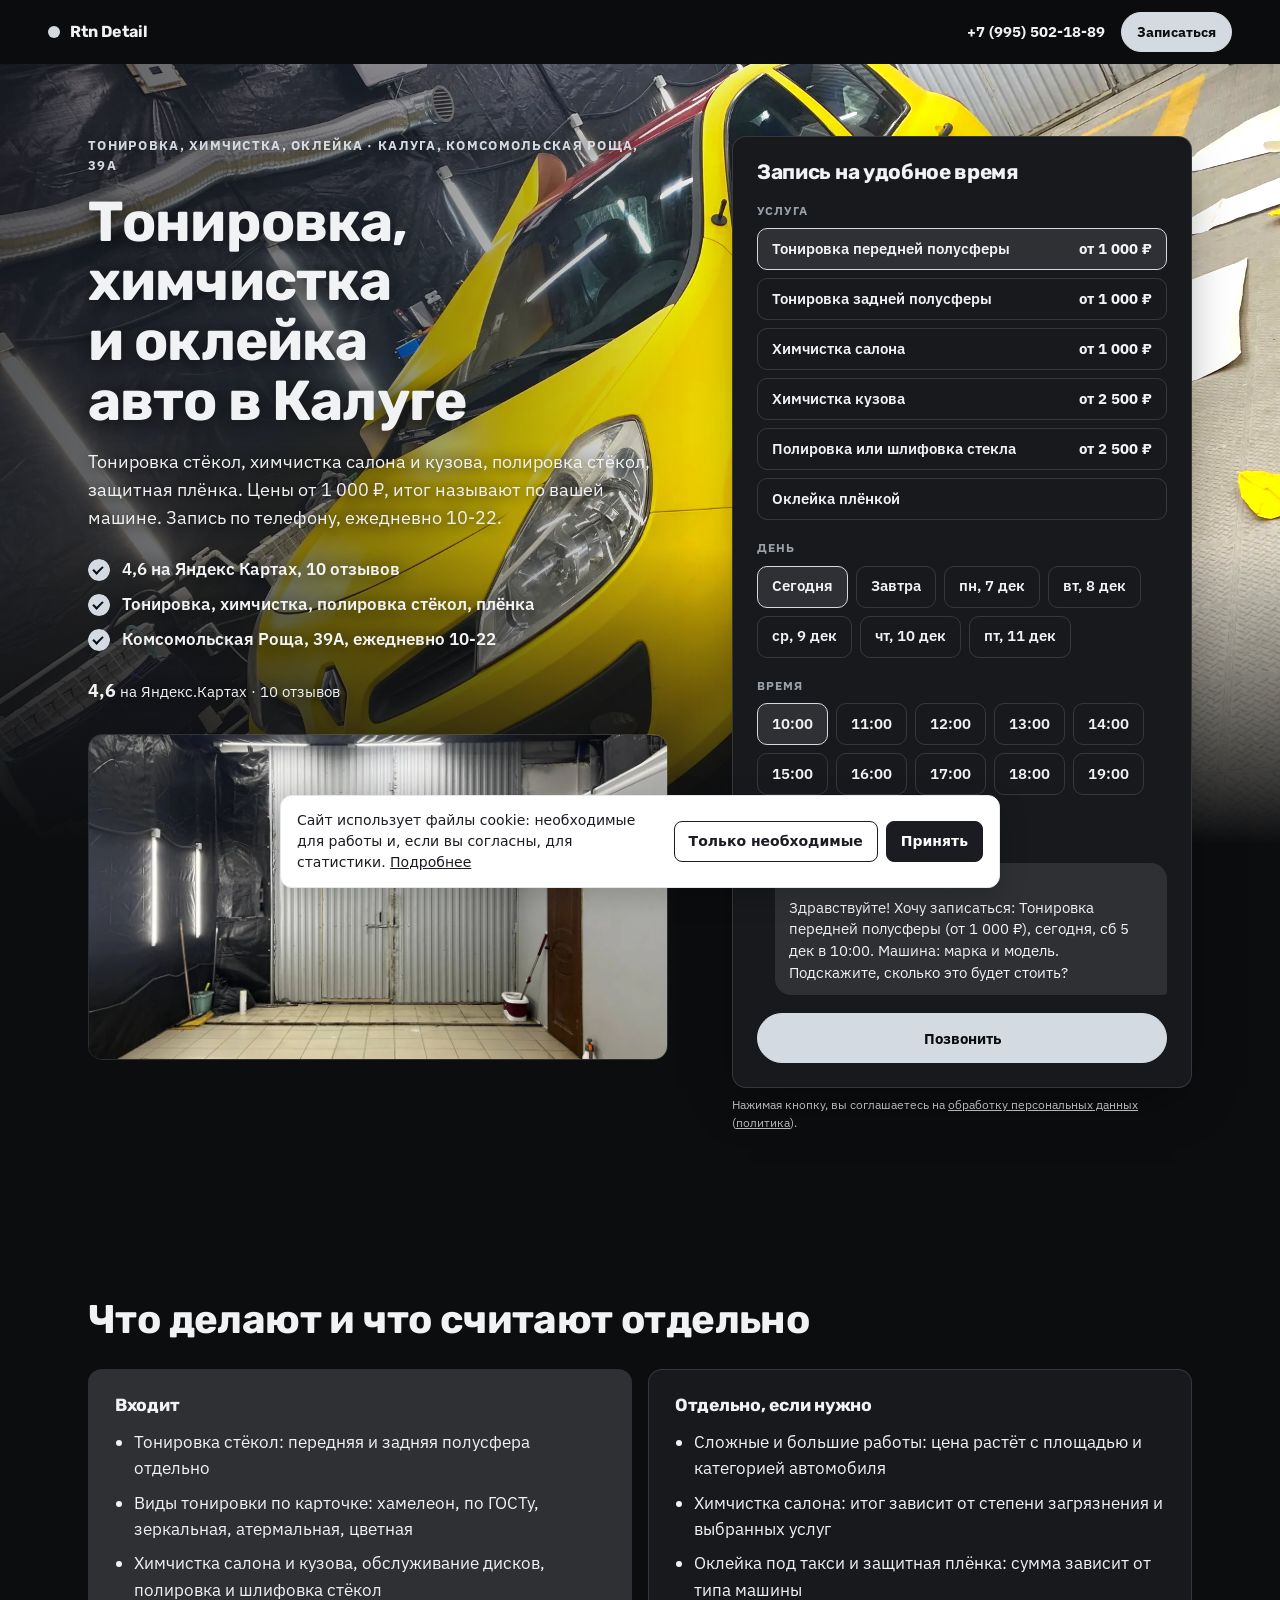
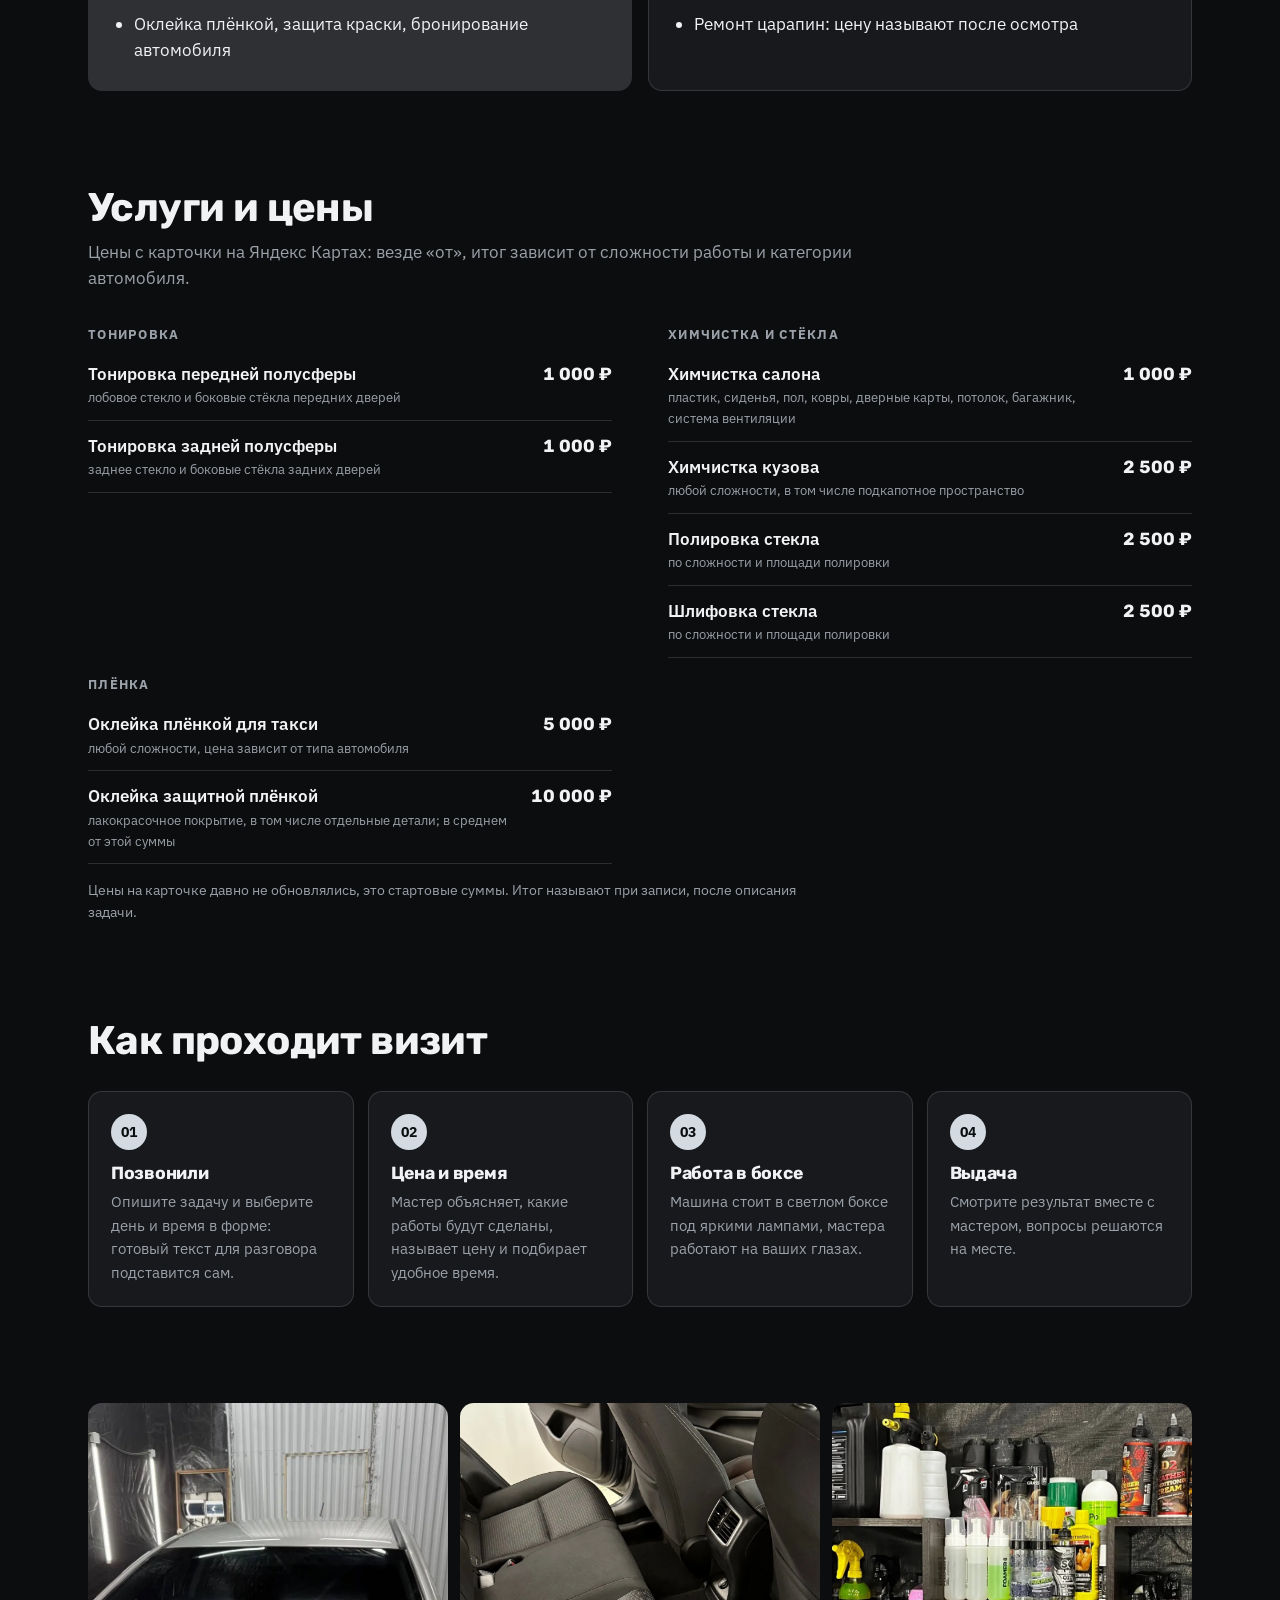
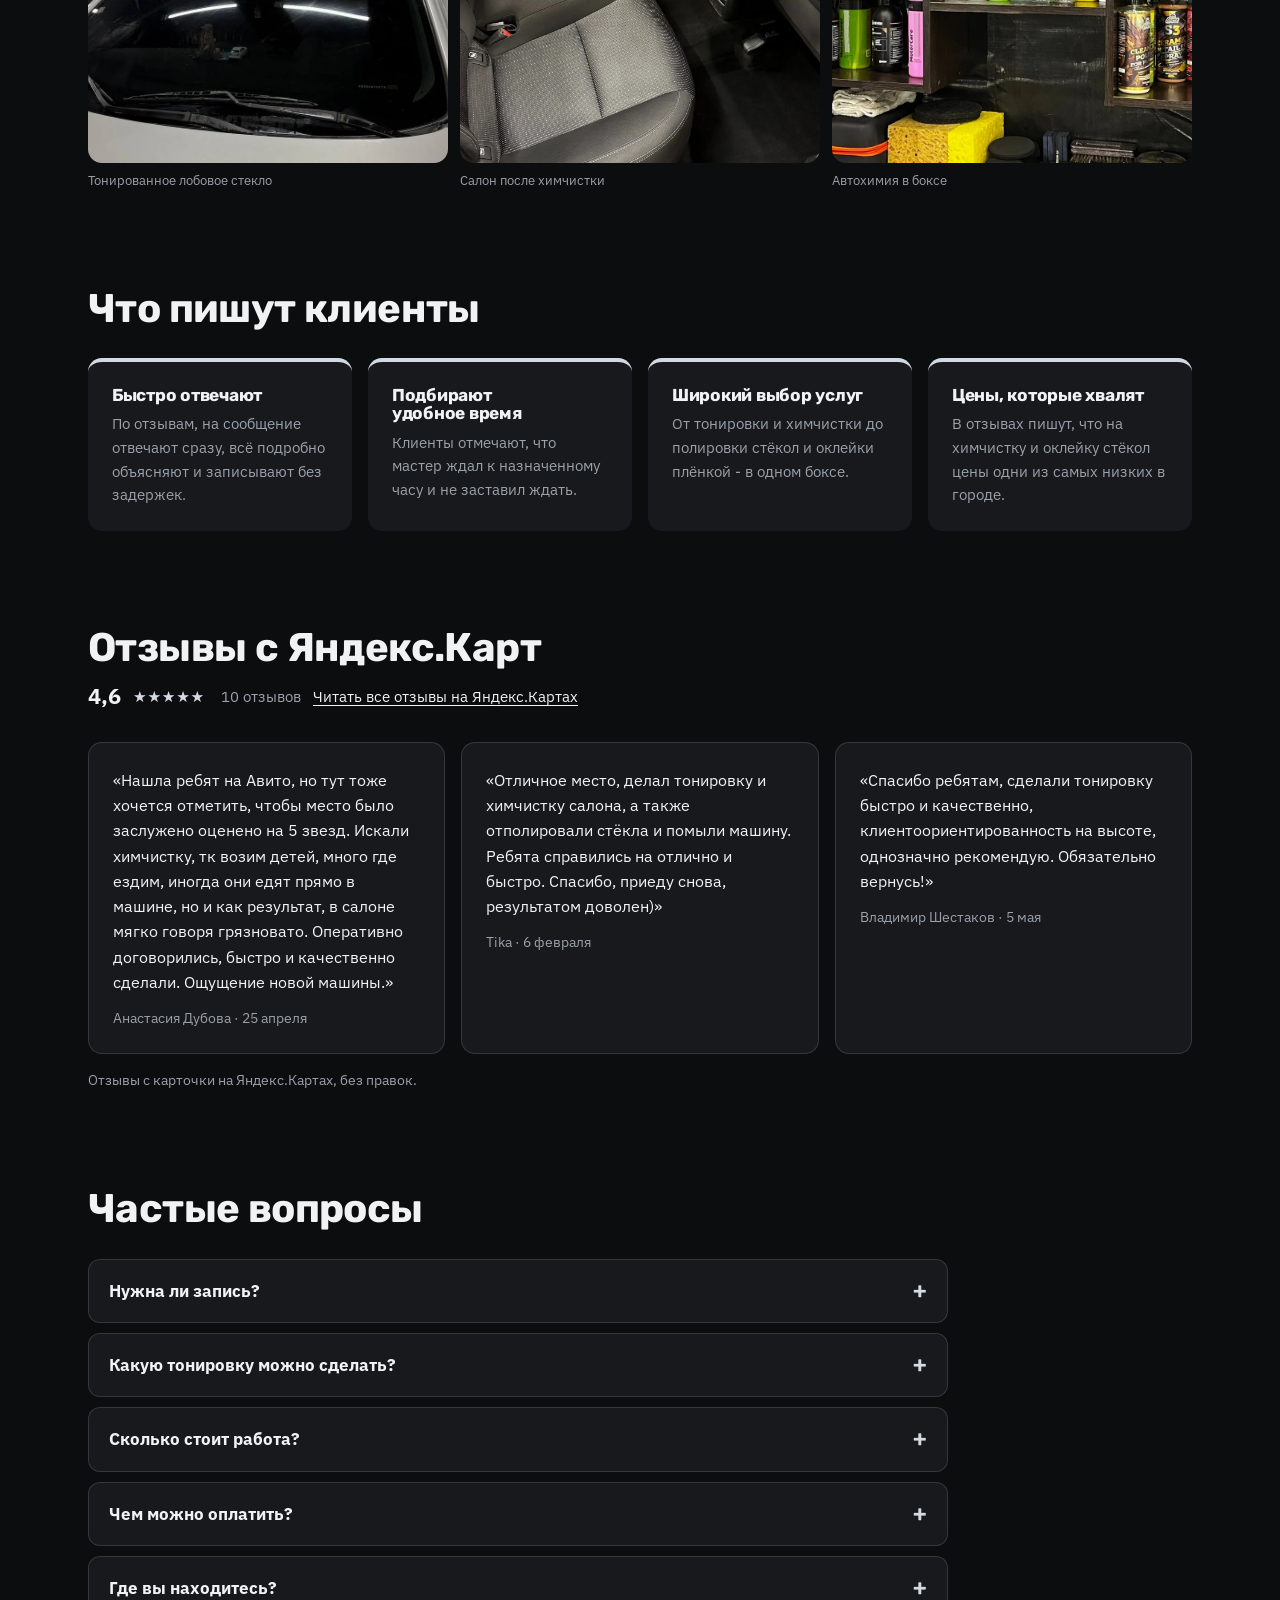
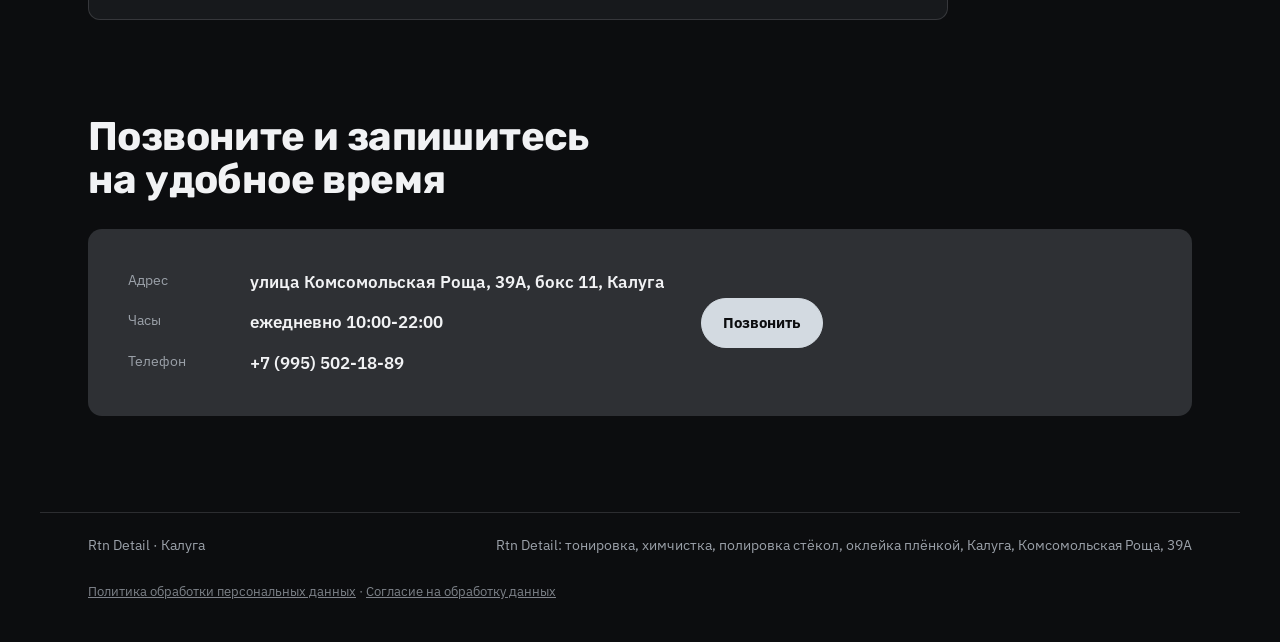
<file: index.html>
<!doctype html>
<html lang="ru">
<head>
<meta charset="utf-8">
<meta name="robots" content="noindex, nofollow" data-publish>
<meta name="viewport" content="width=device-width, initial-scale=1, viewport-fit=cover">
<title>Rtn Detail · Детейлинг</title>
<meta name="description" content="Тонировка стёкол, химчистка салона и кузова, полировка стёкол, оклейка плёнкой в Калуге, улица Комсомольская Роща, 39А. 4,6 на Яндекс Картах, 10 отзывов. Запись по телефону, ежедневно 10-22.">
<meta property="og:type" content="website">
<meta property="og:url" content="https://ajax55sv-cell.github.io/rtn-detail-kaluga/">
<meta property="og:site_name" content="Rtn Detail">
<meta property="og:title" content="Тонировка, химчистка и оклейка авто в Калуге">
<meta property="og:description" content="Тонировка стёкол, химчистка салона и кузова, полировка стёкол, оклейка плёнкой в Калуге, улица Комсомольская Роща, 39А. 4,6 на Яндекс Картах, 10 отзывов. Запись по телефону, ежедневно 10-22.">
<meta property="og:image" content="https://ajax55sv-cell.github.io/rtn-detail-kaluga/assets/og.jpg">
<link rel="preload" as="image" href="assets/hero.webp" fetchpriority="high">
<link rel="icon" href="data:image/svg+xml,%3Csvg xmlns=%27http://www.w3.org/2000/svg%27 viewBox=%270 0 32 32%27%3E%3Crect x=%276%27 y=%276%27 width=%2720%27 height=%2720%27 rx=%275%27 fill=%27%23d3dae1%27/%3E%3C/svg%3E">
<link rel="preconnect" href="https://fonts.googleapis.com">
<link rel="preconnect" href="https://fonts.gstatic.com" crossorigin>
<link href="https://fonts.googleapis.com/css2?family=Rubik:wght@600;700&family=IBM+Plex+Sans:wght@400;500;600&display=swap" rel="stylesheet">
<style>
:root { --c-canvas: #0c0d0f; --c-surface: #17191c; --c-ink: #f1f2f4; --c-ink-soft: #9ba1a9; --c-accent: #d3dae1; --c-accent-ink: #0c0d0f; --c-accent-deep: #d3dae1; --f-display: "Rubik", "Arial", system-ui, sans-serif; --f-text: "IBM Plex Sans", "Segoe UI", system-ui, sans-serif; --h1k: 1; }
</style>
<link rel="stylesheet" href="style-prod.css">
<script type="application/ld+json">{"@context":"https://schema.org","@type":"AutoRepair","name":"Rtn Detail","telephone":"+79955021889","openingHoursSpecification":[{"@type":"OpeningHoursSpecification","dayOfWeek":["Monday","Tuesday","Wednesday","Thursday","Friday","Saturday","Sunday"],"opens":"10:00","closes":"22:00"}],"address":{"@type":"PostalAddress","streetAddress":"улица Комсомольская Роща, 39А, бокс 11","addressLocality":"Калуга","addressCountry":"RU"},"aggregateRating":{"@type":"AggregateRating","ratingValue":"4.6","ratingCount":"12","reviewCount":"10"},"sameAs":["https://yandex.ru/maps/org/rtn_detail/51777350402/"]}</script>
<style>
/* legal-add */
.legal-links{margin-top:10px;font-size:13px;opacity:.8;hyphens:none}
.legal-links a{color:inherit}
.ckn{margin:8px 0 0;font-size:12px;line-height:1.45;opacity:.75;hyphens:none}
.ckn a{color:inherit;text-decoration:underline}
.ckb{position:fixed;left:12px;right:12px;bottom:12px;z-index:9999;max-width:720px;margin:0 auto;padding:14px 16px;background:#fff;color:#1b1c22;border:1px solid #e7e8ee;border-radius:12px;box-shadow:0 8px 28px rgba(0,0,0,.18);font:400 14px/1.5 system-ui,-apple-system,"Segoe UI",Arial,sans-serif;hyphens:none;display:flex;gap:12px;align-items:center;flex-wrap:wrap}
.ckb p{margin:0;flex:1 1 280px}
.ckb a{color:inherit;text-decoration:underline}
.ckb__b{display:flex;gap:8px;flex-wrap:wrap}
.ckb button{font:inherit;font-weight:600;padding:9px 14px;border-radius:8px;border:1px solid #1b1c22;background:#fff;color:#1b1c22;cursor:pointer}
.ckb button[data-v="all"]{background:#1b1c22;color:#fff}
</style>
</head>
<body class="s-prod" id="top" data-wa="" data-tg="" data-max="">
<header class="s-bar" data-s-bar>
  <a class="s-bar__brand" href="#top"><i aria-hidden="true"></i>Rtn Detail</a>
  <div class="s-bar__right">
    <a class="s-bar__tel" href="tel:+79955021889">+7 (995) 502-18-89</a>
    <a class="s-btn s-btn--sm" href="#widget">Записаться</a>
  </div>
</header>
<main>
  <section class="s-hero">
    <div class="s-hero__text">
      <p class="s-eyebrow">Тонировка, химчистка, оклейка · Калуга, Комсомольская Роща, 39А</p>
      <h1>Тонировка, химчистка и оклейка авто в Калуге</h1>
      <p class="s-lead">Тонировка стёкол, химчистка салона и кузова, полировка стёкол, защитная плёнка. Цены от 1 000 ₽, итог называют по вашей машине. Запись по телефону, ежедневно 10-22.</p>
      <ul class="s-ticks"><li>4,6 на Яндекс Картах, 10 отзывов</li><li>Тонировка, химчистка, полировка стёкол, плёнка</li><li>Комсомольская Роща, 39А, ежедневно 10-22</li></ul>
      <p class="s-rating"><b>4,6</b> на Яндекс.Картах · 10 отзывов</p>
      <figure class="s-hero__photo"><img class="" src="assets/boks.webp" alt="Светлый бокс Rtn Detail с яркими лампами и жёлтой разметкой" loading="lazy" decoding="async"></figure>
    </div>
    <div class="s-hero__widget" id="widget"><form class="s-widget" data-s-booking data-days="7" data-closed="" data-slots="10:00,11:00,12:00,13:00,14:00,15:00,16:00,17:00,18:00,19:00,20:00" data-message="Здравствуйте! Хочу записаться: {услуга}, {день} в {время}. Машина: марка и модель. Подскажите, сколько это будет стоить?" onsubmit="return false">
      <h2 class="s-widget__title">Запись на удобное время</h2>
      <fieldset><legend>Услуга</legend>
        <div class="s-chips s-chips--col"><label class="s-chip s-chip--row"><input type="radio" name="svc" value="0" data-name="Тонировка передней полусферы" data-price="1000" data-from="1" data-min="" checked><span>Тонировка передней полусферы</span><b>от 1 000 ₽</b></label><label class="s-chip s-chip--row"><input type="radio" name="svc" value="1" data-name="Тонировка задней полусферы" data-price="1000" data-from="1" data-min=""><span>Тонировка задней полусферы</span><b>от 1 000 ₽</b></label><label class="s-chip s-chip--row"><input type="radio" name="svc" value="2" data-name="Химчистка салона" data-price="1000" data-from="1" data-min=""><span>Химчистка салона</span><b>от 1 000 ₽</b></label><label class="s-chip s-chip--row"><input type="radio" name="svc" value="3" data-name="Химчистка кузова" data-price="2500" data-from="1" data-min=""><span>Химчистка кузова</span><b>от 2 500 ₽</b></label><label class="s-chip s-chip--row"><input type="radio" name="svc" value="4" data-name="Полировка или шлифовка стекла" data-price="2500" data-from="1" data-min=""><span>Полировка или шлифовка стекла</span><b>от 2 500 ₽</b></label><label class="s-chip s-chip--row"><input type="radio" name="svc" value="5" data-name="Оклейка плёнкой" data-price="" data-from="" data-min=""><span>Оклейка плёнкой</span><b></b></label></div>
      </fieldset>
      <fieldset><legend>День</legend><div class="s-chips" data-s-days></div></fieldset>
      <fieldset><legend>Время</legend><div class="s-chips" data-s-times></div></fieldset>
      <div class="s-bubble" aria-live="polite"><span class="s-bubble__label">Что сказать по телефону</span><p data-s-bubble></p></div>
      <div class="s-send">
        <a class="s-btn s-btn--wide" href="tel:+79955021889">Позвонить</a>
        
      </div>
      </form><p class="ckn">Нажимая кнопку, вы соглашаетесь на <a href="soglasie.html">обработку персональных данных</a> (<a href="politika.html">политика</a>).</p></div>
    <figure class="s-hero__bg" aria-hidden="true"><img class="" src="assets/hero.webp" alt="Светлый бокс Rtn Detail: жёлтый автомобиль в процессе оклейки плёнкой, жёлтая разметка на полу" decoding="async" fetchpriority="high"></figure>
  </section>

  <section class="s-section s-reveal">
    <header class="s-section__head"><h2>Что делают и что считают отдельно</h2></header>
    <div class="s-incl">
      <div><h3>Входит</h3><ul><li>Тонировка стёкол: передняя и задняя полусфера отдельно</li><li>Виды тонировки по карточке: хамелеон, по ГОСТу, зеркальная, атермальная, цветная</li><li>Химчистка салона и кузова, обслуживание дисков, полировка и шлифовка стёкол</li><li>Оклейка плёнкой, защита краски, бронирование автомобиля</li></ul></div>
      <div><h3>Отдельно, если нужно</h3><ul><li>Сложные и большие работы: цена растёт с площадью и категорией автомобиля</li><li>Химчистка салона: итог зависит от степени загрязнения и выбранных услуг</li><li>Оклейка под такси и защитная плёнка: сумма зависит от типа машины</li><li>Ремонт царапин: цену называют после осмотра</li></ul></div>
    </div>
  </section>

  <section class="s-section s-reveal" id="prices">
    <header class="s-section__head"><h2>Услуги и цены</h2><p>Цены с карточки на Яндекс Картах: везде «от», итог зависит от сложности работы и категории автомобиля.</p></header>
    <div class="s-board"><div class="s-board__group">
      <h3 class="s-board__title">Тонировка</h3>
      <ul class="s-board__list">
        <li class="s-board__row"><span class="s-board__name">Тонировка передней полусферы<em>лобовое стекло и боковые стёкла передних дверей</em></span><span class="s-board__dots" aria-hidden="true"></span><span class="s-board__price">1 000 ₽</span></li>
        <li class="s-board__row"><span class="s-board__name">Тонировка задней полусферы<em>заднее стекло и боковые стёкла задних дверей</em></span><span class="s-board__dots" aria-hidden="true"></span><span class="s-board__price">1 000 ₽</span></li>
      </ul>
    </div>
<div class="s-board__group">
      <h3 class="s-board__title">Химчистка и стёкла</h3>
      <ul class="s-board__list">
        <li class="s-board__row"><span class="s-board__name">Химчистка салона<em>пластик, сиденья, пол, ковры, дверные карты, потолок, багажник, система вентиляции</em></span><span class="s-board__dots" aria-hidden="true"></span><span class="s-board__price">1 000 ₽</span></li>
        <li class="s-board__row"><span class="s-board__name">Химчистка кузова<em>любой сложности, в том числе подкапотное пространство</em></span><span class="s-board__dots" aria-hidden="true"></span><span class="s-board__price">2 500 ₽</span></li>
        <li class="s-board__row"><span class="s-board__name">Полировка стекла<em>по сложности и площади полировки</em></span><span class="s-board__dots" aria-hidden="true"></span><span class="s-board__price">2 500 ₽</span></li>
        <li class="s-board__row"><span class="s-board__name">Шлифовка стекла<em>по сложности и площади полировки</em></span><span class="s-board__dots" aria-hidden="true"></span><span class="s-board__price">2 500 ₽</span></li>
      </ul>
    </div>
<div class="s-board__group">
      <h3 class="s-board__title">Плёнка</h3>
      <ul class="s-board__list">
        <li class="s-board__row"><span class="s-board__name">Оклейка плёнкой для такси<em>любой сложности, цена зависит от типа автомобиля</em></span><span class="s-board__dots" aria-hidden="true"></span><span class="s-board__price">5 000 ₽</span></li>
        <li class="s-board__row"><span class="s-board__name">Оклейка защитной плёнкой<em>лакокрасочное покрытие, в том числе отдельные детали; в среднем от этой суммы</em></span><span class="s-board__dots" aria-hidden="true"></span><span class="s-board__price">10 000 ₽</span></li>
      </ul>
    </div></div>
    <p class="s-note">Цены на карточке давно не обновлялись, это стартовые суммы. Итог называют при записи, после описания задачи.</p>
  </section>

  <section class="s-section s-reveal">
    <header class="s-section__head"><h2>Как проходит визит</h2></header>
    <ol class="s-steps">
      <li class="s-steps__item"><span class="s-steps__n">01</span><h3>Позвонили</h3><p>Опишите задачу и выберите день и время в форме: готовый текст для разговора подставится сам.</p></li>
      <li class="s-steps__item"><span class="s-steps__n">02</span><h3>Цена и время</h3><p>Мастер объясняет, какие работы будут сделаны, называет цену и подбирает удобное время.</p></li>
      <li class="s-steps__item"><span class="s-steps__n">03</span><h3>Работа в боксе</h3><p>Машина стоит в светлом боксе под яркими лампами, мастера работают на ваших глазах.</p></li>
      <li class="s-steps__item"><span class="s-steps__n">04</span><h3>Выдача</h3><p>Смотрите результат вместе с мастером, вопросы решаются на месте.</p></li>
    </ol>
  </section>

  <section class="s-photos s-reveal" aria-label="Фото"><figure><img class="" src="assets/tonirovka.webp" alt="Серебристый седан с тонированным лобовым стеклом в боксе" loading="lazy" decoding="async"><figcaption>Тонированное лобовое стекло</figcaption></figure><figure><img class="" src="assets/salon.webp" alt="Чистый салон: заднее сиденье и коврики после химчистки" loading="lazy" decoding="async"><figcaption>Салон после химчистки</figcaption></figure><figure><img class="" src="assets/himiya.webp" alt="Полки с автохимией и средствами для детейлинга в боксе" loading="lazy" decoding="async"><figcaption>Автохимия в боксе</figcaption></figure></section>

  <section class="s-section s-reveal">
    <header class="s-section__head"><h2>Что пишут клиенты</h2></header>
    <ul class="s-promises">
      <li><h3>Быстро отвечают</h3><p>По отзывам, на сообщение отвечают сразу, всё подробно объясняют и записывают без задержек.</p></li>
      <li><h3>Подбирают удобное время</h3><p>Клиенты отмечают, что мастер ждал к назначенному часу и не заставил ждать.</p></li>
      <li><h3>Широкий выбор услуг</h3><p>От тонировки и химчистки до полировки стёкол и оклейки плёнкой - в одном боксе.</p></li>
      <li><h3>Цены, которые хвалят</h3><p>В отзывах пишут, что на химчистку и оклейку стёкол цены одни из самых низких в городе.</p></li>
    </ul>
  </section>

  <section class="s-section s-reveal">
    <header class="s-section__head s-section__head--reviews"><h2>Отзывы с Яндекс.Карт</h2><p class="s-reviews__rating"><span class="s-reviews__num">4,6</span><span class="s-reviews__stars" style="--r: 4.6" aria-label="рейтинг 4,6 из 5"></span><span class="s-reviews__count">10 отзывов</span><a class="s-reviews__all" href="https://yandex.ru/maps/org/rtn_detail/51777350402/" target="_blank" rel="noopener">Читать все отзывы на Яндекс.Картах</a></p></header>
    <ul class="s-reviews">
      <li><blockquote>«Нашла ребят на Авито, но тут тоже хочется отметить, чтобы место было заслужено оценено на 5 звезд. Искали химчистку, тк возим детей, много где ездим, иногда они едят прямо в машине, но и как результат, в салоне мягко говоря грязновато. Оперативно договорились, быстро и качественно сделали. Ощущение новой машины.»</blockquote><p class="s-reviews__who">Анастасия Дубова · 25 апреля</p></li>
      <li><blockquote>«Отличное место, делал тонировку и химчистку салона, а также отполировали стёкла и помыли машину. Ребята справились на отлично и быстро. Спасибо, приеду снова, результатом доволен)»</blockquote><p class="s-reviews__who">Tika · 6 февраля</p></li>
      <li><blockquote>«Спасибо ребятам, сделали тонировку быстро и качественно, клиентоориентированность на высоте, однозначно рекомендую. Обязательно вернусь!»</blockquote><p class="s-reviews__who">Владимир Шестаков · 5 мая</p></li>
    </ul>
    <p class="s-note">Отзывы с карточки на Яндекс.Картах, без правок.</p>
  </section>

  <section class="s-section s-reveal">
    <header class="s-section__head"><h2>Частые вопросы</h2></header>
    <div class="s-faq"><details><summary>Нужна ли запись?</summary><p>На карточке отмечена предварительная запись. По отзывам, на сообщение отвечают быстро и подбирают удобное время.</p></details><details><summary>Какую тонировку можно сделать?</summary><p>По карточке: хамелеон, по ГОСТу, зеркальная, атермальная и цветная. Какая подойдёт именно вам, подскажет мастер при записи.</p></details><details><summary>Сколько стоит работа?</summary><p>На карточке все цены стоят с пометкой «от»: тонировка полусферы и химчистка салона от 1 000 ₽, полировка стекла и химчистка кузова от 2 500 ₽. Итог зависит от сложности и категории автомобиля.</p></details><details><summary>Чем можно оплатить?</summary><p>На карточке указаны: наличные, банковская карта, перевод, СБП, безналичная оплата.</p></details><details><summary>Где вы находитесь?</summary><p>Улица Комсомольская Роща, 39А, бокс 11, Калуга. На карточке отмечена парковка.</p></details></div>
  </section>

  <section class="s-section s-final s-reveal" id="contacts">
    <header class="s-section__head"><h2>Позвоните и запишитесь на удобное время</h2></header>
    <div class="s-contacts">
      <dl>
        <div><dt>Адрес</dt><dd>улица Комсомольская Роща, 39А, бокс 11, Калуга</dd></div>
        <div><dt>Часы</dt><dd>ежедневно 10:00-22:00</dd></div>
        <div><dt>Телефон</dt><dd><a href="tel:+79955021889">+7 (995) 502-18-89</a></dd></div>
      </dl>
      <div class="s-contacts__actions">
        <a class="s-btn" href="tel:+79955021889">Позвонить</a>
        
      </div>
    </div>
  </section>
</main>
<footer class="s-foot"><p>Rtn Detail · Калуга</p><p>Rtn Detail: тонировка, химчистка, полировка стёкол, оклейка плёнкой, Калуга, Комсомольская Роща, 39А</p><p class="legal-links"><a href="politika.html">Политика обработки персональных данных</a> · <a href="soglasie.html">Согласие на обработку данных</a></p></footer>
<nav class="s-dock" aria-label="Быстрая связь"><a class="s-btn" href="#widget">Записаться</a><a class="s-btn s-btn--ghost" href="tel:+79955021889">Позвонить</a></nav>
<script src="style.js" defer></script>
<script>
(function(){var K='cookie-choice';try{if(localStorage.getItem(K))return}catch(e){}
var b=document.createElement('div');b.className='ckb';b.setAttribute('role','dialog');b.setAttribute('aria-label','Файлы cookie');
b.innerHTML='<p>Сайт использует файлы cookie: необходимые для работы и, если вы согласны, для статистики. <a href="politika.html">Подробнее</a></p><div class="ckb__b"><button type="button" data-v="necessary">Только необходимые</button><button type="button" data-v="all">Принять</button></div>';
b.addEventListener('click',function(e){var v=e.target.getAttribute&&e.target.getAttribute('data-v');if(!v)return;try{localStorage.setItem(K,v)}catch(x){}try{document.dispatchEvent(new CustomEvent('cookie-choice',{detail:v}))}catch(x){}b.remove()});
document.body.appendChild(b)})();
</script>
<!-- legal-add -->
</body>
</html>
</file>
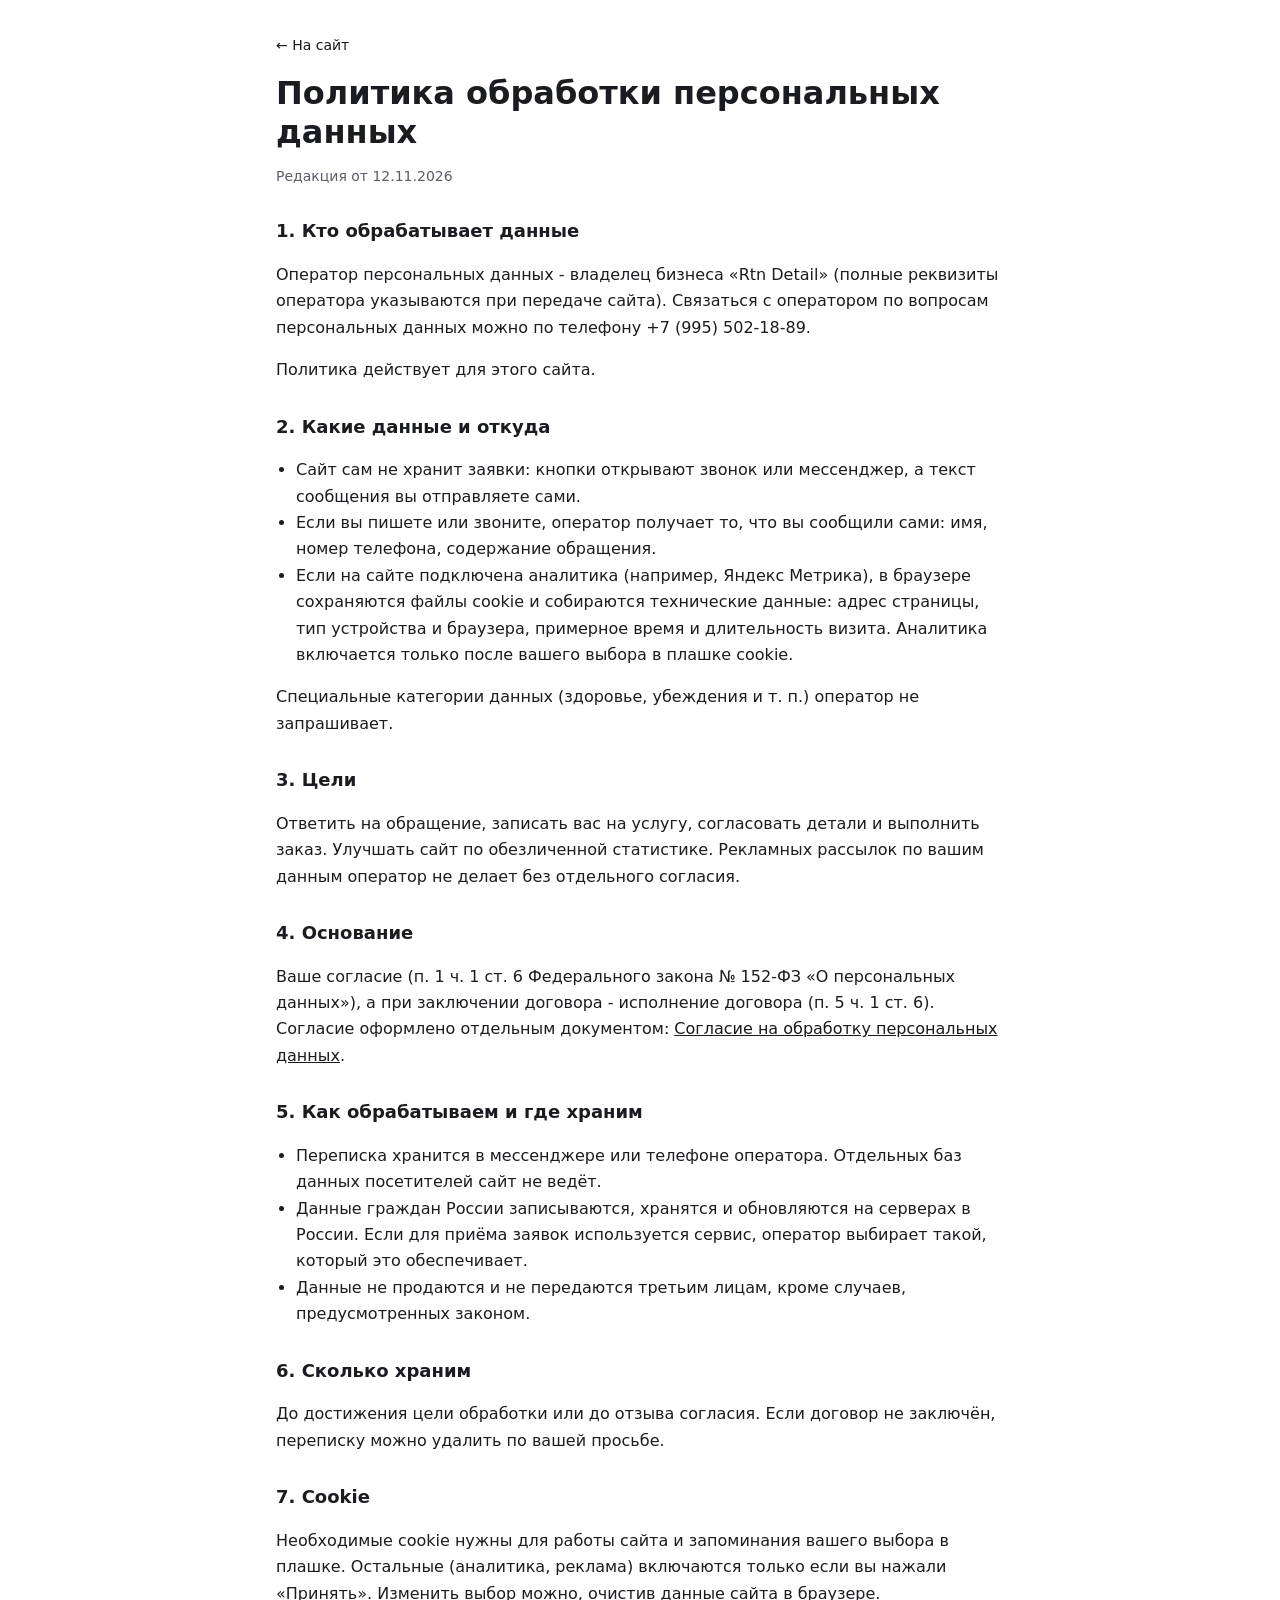
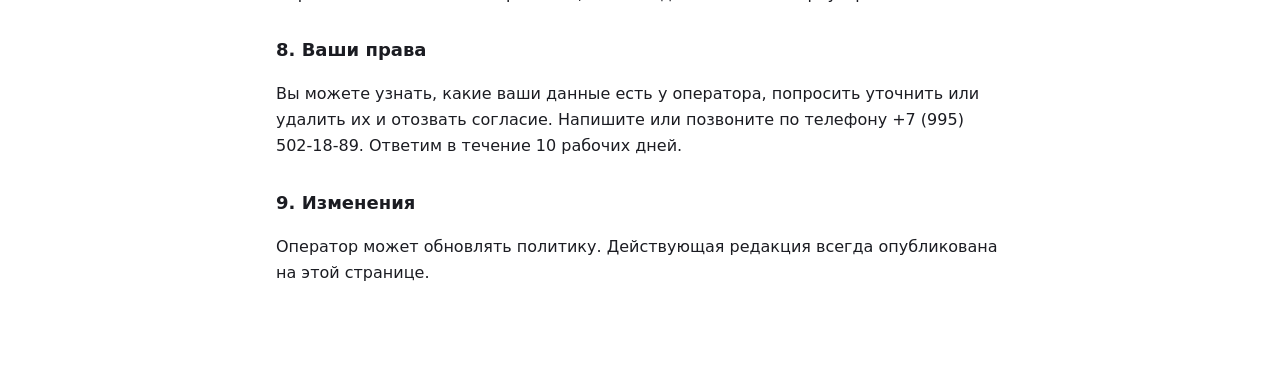
<file: politika.html>
<!doctype html>
<html lang="ru">
<head>
<meta charset="utf-8">
<meta name="viewport" content="width=device-width, initial-scale=1">
<title>Политика обработки персональных данных - Rtn Detail</title>
<style>:root{--accent:#1a1a1a;--ink:#1b1c22;--ink-2:#5b5d68;--line:#e7e8ee}
*{box-sizing:border-box}
html,body,h1,h2,p,li{hyphens:none;-webkit-hyphens:none}
body{margin:0;background:#fff;color:var(--ink);font:400 16px/1.65 system-ui,-apple-system,"Segoe UI",Arial,sans-serif}
main{max-width:760px;margin:0 auto;padding:32px 16px 64px}
a{color:var(--accent)}
h1{font-size:clamp(24px,4vw,32px);line-height:1.2;margin:16px 0 6px}
h2{font-size:18px;margin:28px 0 8px}
.muted{color:var(--ink-2);font-size:14px}
.back{font-size:14px;text-decoration:none}
ul{padding-left:20px}</style>
</head>
<body>
<main>
<a class="back" href="./">← На сайт</a>
<h1>Политика обработки персональных данных</h1>
<p class="muted">Редакция от 12.11.2026</p>

<h2>1. Кто обрабатывает данные</h2>
<p>Оператор персональных данных - владелец бизнеса «Rtn Detail» (полные реквизиты оператора указываются при передаче сайта). Связаться с оператором по вопросам персональных данных можно по телефону +7 (995) 502-18-89.</p>
<p>Политика действует для этого сайта.</p>

<h2>2. Какие данные и откуда</h2>
<ul>
<li>Сайт сам не хранит заявки: кнопки открывают звонок или мессенджер, а текст сообщения вы отправляете сами.</li>
<li>Если вы пишете или звоните, оператор получает то, что вы сообщили сами: имя, номер телефона, содержание обращения.</li>
<li>Если на сайте подключена аналитика (например, Яндекс Метрика), в браузере сохраняются файлы cookie и собираются технические данные: адрес страницы, тип устройства и браузера, примерное время и длительность визита. Аналитика включается только после вашего выбора в плашке cookie.</li>
</ul>
<p>Специальные категории данных (здоровье, убеждения и т. п.) оператор не запрашивает.</p>

<h2>3. Цели</h2>
<p>Ответить на обращение, записать вас на услугу, согласовать детали и выполнить заказ. Улучшать сайт по обезличенной статистике. Рекламных рассылок по вашим данным оператор не делает без отдельного согласия.</p>

<h2>4. Основание</h2>
<p>Ваше согласие (п. 1 ч. 1 ст. 6 Федерального закона № 152-ФЗ «О персональных данных»), а при заключении договора - исполнение договора (п. 5 ч. 1 ст. 6). Согласие оформлено отдельным документом: <a href="soglasie.html">Согласие на обработку персональных данных</a>.</p>

<h2>5. Как обрабатываем и где храним</h2>
<ul>
<li>Переписка хранится в мессенджере или телефоне оператора. Отдельных баз данных посетителей сайт не ведёт.</li>
<li>Данные граждан России записываются, хранятся и обновляются на серверах в России. Если для приёма заявок используется сервис, оператор выбирает такой, который это обеспечивает.</li>
<li>Данные не продаются и не передаются третьим лицам, кроме случаев, предусмотренных законом.</li>
</ul>

<h2>6. Сколько храним</h2>
<p>До достижения цели обработки или до отзыва согласия. Если договор не заключён, переписку можно удалить по вашей просьбе.</p>

<h2>7. Cookie</h2>
<p>Необходимые cookie нужны для работы сайта и запоминания вашего выбора в плашке. Остальные (аналитика, реклама) включаются только если вы нажали «Принять». Изменить выбор можно, очистив данные сайта в браузере.</p>

<h2>8. Ваши права</h2>
<p>Вы можете узнать, какие ваши данные есть у оператора, попросить уточнить или удалить их и отозвать согласие. Напишите или позвоните по телефону +7 (995) 502-18-89. Ответим в течение 10 рабочих дней.</p>

<h2>9. Изменения</h2>
<p>Оператор может обновлять политику. Действующая редакция всегда опубликована на этой странице.</p>

</main>
</body>
</html>
</file>
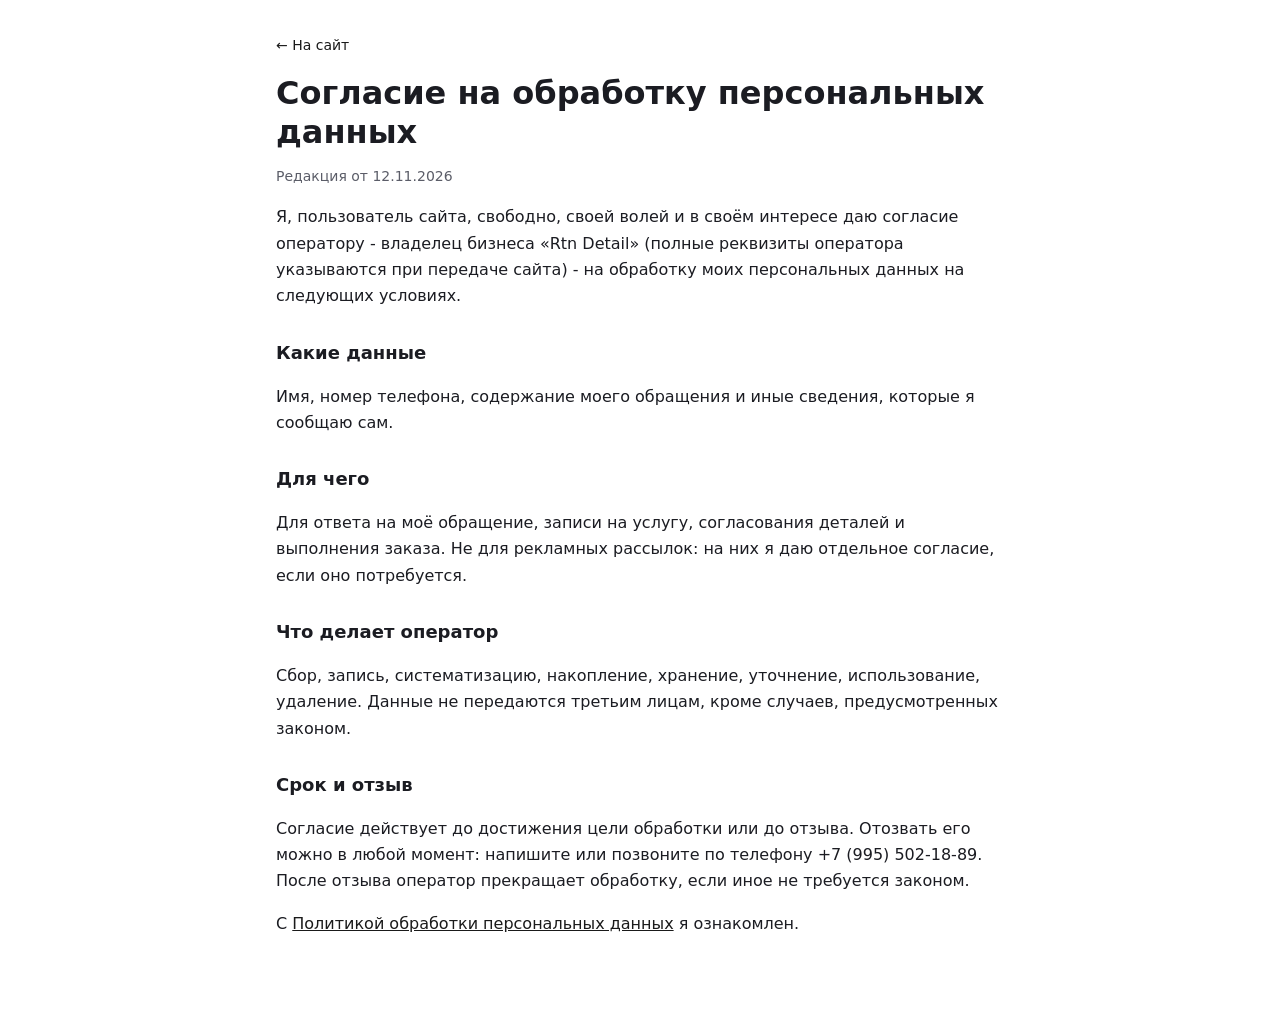
<file: soglasie.html>
<!doctype html>
<html lang="ru">
<head>
<meta charset="utf-8">
<meta name="viewport" content="width=device-width, initial-scale=1">
<title>Согласие на обработку персональных данных - Rtn Detail</title>
<style>:root{--accent:#1a1a1a;--ink:#1b1c22;--ink-2:#5b5d68;--line:#e7e8ee}
*{box-sizing:border-box}
html,body,h1,h2,p,li{hyphens:none;-webkit-hyphens:none}
body{margin:0;background:#fff;color:var(--ink);font:400 16px/1.65 system-ui,-apple-system,"Segoe UI",Arial,sans-serif}
main{max-width:760px;margin:0 auto;padding:32px 16px 64px}
a{color:var(--accent)}
h1{font-size:clamp(24px,4vw,32px);line-height:1.2;margin:16px 0 6px}
h2{font-size:18px;margin:28px 0 8px}
.muted{color:var(--ink-2);font-size:14px}
.back{font-size:14px;text-decoration:none}
ul{padding-left:20px}</style>
</head>
<body>
<main>
<a class="back" href="./">← На сайт</a>
<h1>Согласие на обработку персональных данных</h1>
<p class="muted">Редакция от 12.11.2026</p>

<p>Я, пользователь сайта, свободно, своей волей и в своём интересе даю согласие оператору - владелец бизнеса «Rtn Detail» (полные реквизиты оператора указываются при передаче сайта) - на обработку моих персональных данных на следующих условиях.</p>

<h2>Какие данные</h2>
<p>Имя, номер телефона, содержание моего обращения и иные сведения, которые я сообщаю сам.</p>

<h2>Для чего</h2>
<p>Для ответа на моё обращение, записи на услугу, согласования деталей и выполнения заказа. Не для рекламных рассылок: на них я даю отдельное согласие, если оно потребуется.</p>

<h2>Что делает оператор</h2>
<p>Сбор, запись, систематизацию, накопление, хранение, уточнение, использование, удаление. Данные не передаются третьим лицам, кроме случаев, предусмотренных законом.</p>

<h2>Срок и отзыв</h2>
<p>Согласие действует до достижения цели обработки или до отзыва. Отозвать его можно в любой момент: напишите или позвоните по телефону +7 (995) 502-18-89. После отзыва оператор прекращает обработку, если иное не требуется законом.</p>

<p>С <a href="politika.html">Политикой обработки персональных данных</a> я ознакомлен.</p>

</main>
</body>
</html>
</file>
<file: style-prod.css>
/* Стиль «Продающий»: лендинг под заявки. Главная деталь – калькулятор или онлайн-запись на первом экране
   и живое «сообщение-превью», которое уходит владельцу в мессенджер. Цвета и шрифты – из палитры ниши. */
*, *::before, *::after { box-sizing: border-box; }
:root {
  --hair: color-mix(in srgb, var(--c-ink) 14%, transparent);
  --tint: color-mix(in srgb, var(--c-accent) 12%, var(--c-surface));
  --wrap: 1200px; --gut: clamp(16px, 4vw, 48px);
  --r: 14px;
  --shadow: 0 18px 50px -18px color-mix(in srgb, #000 55%, transparent);
}
html { scroll-behavior: smooth; -webkit-text-size-adjust: 100%; overflow-x: clip; }
body { margin: 0; background: var(--c-canvas); color: var(--c-ink); font: 400 17px/1.55 var(--f-text); -webkit-font-smoothing: antialiased; }
img { display: block; max-width: 100%; }
a { color: inherit; }
h1, h2, h3 { font-family: var(--f-display); font-weight: 700; line-height: 1.06; margin: 0; letter-spacing: -.015em; text-wrap: balance; }
p { margin: 0; }
fieldset { border: 0; margin: 0; padding: 0; min-width: 0; }
:focus-visible { outline: 2px solid var(--c-accent); outline-offset: 3px; border-radius: 4px; }

.s-btn { display: inline-flex; align-items: center; justify-content: center; min-height: 50px; padding: 0 1.4em; border-radius: 999px;
  background: var(--c-accent); color: var(--c-accent-ink); font: 700 .95rem/1.1 var(--f-text); text-decoration: none; border: 1px solid var(--c-accent);
  text-align: center; transition: filter .2s ease, transform .2s ease; cursor: pointer; }
.s-btn:hover { filter: brightness(1.07); }
.s-btn:active { transform: translateY(1px); }
.s-btn--sm { min-height: 40px; padding: 0 1.1em; font-size: .85rem; }
.s-btn--ghost { background: transparent; color: var(--c-ink); border-color: var(--hair); font-weight: 600; }
.s-btn--wide { flex: 1; }

/* шапка */
.s-bar { position: sticky; top: 0; z-index: 30; display: flex; align-items: center; justify-content: space-between; gap: 16px;
  padding: 10px var(--gut); background: color-mix(in srgb, var(--c-canvas) 88%, transparent); -webkit-backdrop-filter: blur(10px); backdrop-filter: blur(10px); }
.s-bar.is-scrolled { box-shadow: 0 1px 0 var(--hair); }
.s-bar__brand { font: 700 1rem/1 var(--f-display); text-decoration: none; display: inline-flex; align-items: center; gap: .6em; min-height: 44px; white-space: nowrap; min-width: 0; }
.s-bar__brand i { width: .75em; height: .75em; border-radius: 50%; background: var(--c-accent); }
.s-bar__right { display: flex; align-items: center; gap: 16px; }
.s-bar__tel { text-decoration: none; font-weight: 700; font-size: .95rem; font-variant-numeric: tabular-nums; }

main { max-width: var(--wrap); margin: 0 auto; padding: 0 var(--gut); }

/* первый экран: текст слева, виджет справа, фото ниши – приглушённым фоном */
.s-hero { position: relative; display: grid; grid-template-columns: minmax(0, 1fr) minmax(0, 460px); gap: clamp(28px, 5vw, 64px); align-items: start;
  padding: clamp(32px, 6vw, 72px) 0 clamp(40px, 6vw, 72px); isolation: isolate; }
.s-hero__bg { position: absolute; z-index: -1; margin: 0; top: 0; left: calc(50% - 50vw); width: 100vw; height: min(78%, 620px); overflow: hidden; }
.s-hero__bg img { width: 100%; height: 100%; object-fit: cover; opacity: .3; filter: saturate(.85); }
.s-hero__bg::after { content: ""; position: absolute; inset: 0; background: linear-gradient(180deg, color-mix(in srgb, var(--c-canvas) 40%, transparent), var(--c-canvas) 96%); }
/* фото бизнеса крупно в левой колонке: владелец узнаёт своё место с первого экрана */
.s-hero__photo { margin: 30px 0 0; }
.s-hero__photo img { width: 100%; aspect-ratio: 16 / 9; object-fit: cover; border-radius: var(--r); border: 1px solid var(--hair); }
.s-hero__photo figcaption { margin-top: 8px; font-size: .84rem; color: var(--c-ink-soft); }
.s-eyebrow { display: inline-block; font-size: .8rem; font-weight: 700; letter-spacing: .1em; text-transform: uppercase; color: var(--c-accent-deep, var(--c-accent)); margin-bottom: 16px; }
.s-hero h1 { font-size: calc(clamp(2.1rem, 4.4vw, 3.7rem) * var(--h1k, 1)); overflow-wrap: normal; hyphens: none; }
.s-lead { margin-top: 18px; font-size: 1.12rem; color: var(--c-ink-soft); max-width: 32em; }
.s-ticks { list-style: none; margin: 26px 0 0; padding: 0; display: grid; gap: 12px; }
.s-ticks li { position: relative; padding-left: 34px; font-weight: 600; line-height: 1.35; }
.s-ticks li::before { content: ""; position: absolute; left: 0; top: .1em; width: 22px; height: 22px; border-radius: 50%; background: var(--c-accent);
  -webkit-mask: radial-gradient(circle, #000 0 100%); }
.s-ticks li::after { content: ""; position: absolute; left: 7px; top: calc(.1em + 5px); width: 6px; height: 10px; border: solid var(--c-accent-ink); border-width: 0 2px 2px 0; transform: rotate(45deg); }
.s-rating { margin-top: 26px; font-size: .92rem; color: var(--c-ink-soft); }
.s-rating b { color: var(--c-ink); font-size: 1.1rem; }

/* виджет */
.s-hero__widget { position: sticky; top: 76px; }
.s-widget { background: var(--c-surface); border-radius: var(--r); padding: 24px; box-shadow: var(--shadow); display: grid; gap: 18px; border: 1px solid var(--hair); }
.s-widget__title { font-size: 1.3rem; }
.s-widget legend, .s-range label { font-size: .78rem; font-weight: 700; letter-spacing: .08em; text-transform: uppercase; color: var(--c-ink-soft); margin-bottom: 8px; padding: 0; }
.s-chips { display: flex; flex-wrap: wrap; gap: 8px; }
.s-chips--col { flex-direction: column; flex-wrap: nowrap; }
.s-chip { position: relative; display: inline-flex; align-items: center; gap: 10px; min-height: 42px; padding: 8px 14px; border-radius: 10px; border: 1px solid var(--hair);
  cursor: pointer; font-size: .92rem; font-weight: 600; transition: border-color .15s ease, background-color .15s ease; }
.s-chip--row { justify-content: space-between; }
.s-chip--row b { font-weight: 700; white-space: nowrap; font-variant-numeric: tabular-nums; }
.s-chip--row b small { font-weight: 500; color: var(--c-ink-soft); }
.s-chip__p { font-weight: 500; font-size: .8rem; color: var(--c-ink-soft); white-space: nowrap; }
.s-chip input { position: absolute; opacity: 0; pointer-events: none; }
.s-chip:has(input:checked) { border-color: var(--c-accent); background: var(--tint); }
.s-chip:has(input:focus-visible) { outline: 2px solid var(--c-accent); outline-offset: 2px; }
.s-chip[aria-disabled="true"] { opacity: .4; cursor: default; }
.s-check { display: flex; align-items: center; gap: 10px; font-weight: 600; font-size: .92rem; cursor: pointer; }
.s-check input { width: 20px; height: 20px; accent-color: var(--c-accent); }
.s-check b { margin-left: auto; font-variant-numeric: tabular-nums; }
.s-range { display: grid; gap: 6px; }
.s-range label { display: flex; justify-content: space-between; margin: 0; }
.s-range label b { color: var(--c-ink); font-size: 1rem; font-weight: 700; letter-spacing: 0; text-transform: none; font-variant-numeric: tabular-nums; }
.s-range input { width: 100%; accent-color: var(--c-accent); height: 28px; }
.s-total { display: flex; align-items: baseline; justify-content: space-between; gap: 12px; padding-top: 14px; border-top: 1px solid var(--hair); }
.s-total span { color: var(--c-ink-soft); font-weight: 600; }
.s-total b { font: 700 1.9rem/1 var(--f-display); font-variant-numeric: tabular-nums; color: var(--c-accent); }

/* сообщение-превью: пузырь чата */
.s-bubble { position: relative; background: var(--tint); border-radius: 16px 16px 4px 16px; padding: 12px 14px; margin-left: 18px; }
.s-bubble__label { display: block; font-size: .72rem; font-weight: 700; letter-spacing: .08em; text-transform: uppercase; color: var(--c-ink-soft); margin-bottom: 4px; }
.s-bubble p { font-size: .93rem; line-height: 1.45; }
.s-send { display: flex; gap: 8px; }
.s-send__note { font-size: .82rem; color: var(--c-accent-deep, var(--c-accent)); }
.s-demo { font-size: .78rem; color: var(--c-ink-soft); }

/* секции */
.s-section { padding: clamp(56px, 8vw, 96px) 0 0; }
.s-section__head { display: grid; gap: 10px; margin-bottom: 28px; max-width: 46em; }
.s-section__head h2 { font-size: clamp(1.7rem, 3.2vw, 2.5rem); }
.s-section__head p { color: var(--c-ink-soft); }
.s-note { margin-top: 16px; font-size: .88rem; color: var(--c-ink-soft); max-width: 52em; }

.s-incl { display: grid; grid-template-columns: 1fr 1fr; gap: 16px; }
.s-incl > div { background: var(--c-surface); border-radius: var(--r); padding: 26px; border: 1px solid var(--hair); }
.s-incl > div:first-child { background: var(--tint); border-color: transparent; }
.s-incl h3 { font-size: 1.1rem; margin-bottom: 14px; }
.s-incl ul { margin: 0; padding-left: 1.1em; display: grid; gap: 8px; }

.s-board { display: grid; grid-template-columns: repeat(auto-fit, minmax(min(100%, 420px), 1fr)); gap: 12px 56px; }
.s-board__title { font: 700 .8rem var(--f-text); letter-spacing: .1em; text-transform: uppercase; color: var(--c-ink-soft); margin: 6px 0; }
.s-board__list { list-style: none; margin: 0; padding: 0; }
.s-board__row { display: flex; align-items: baseline; gap: 10px; padding: 12px 0; border-bottom: 1px solid var(--hair); }
.s-board__name { font-weight: 600; }
.s-board__name em { display: block; font-style: normal; font-size: .84rem; color: var(--c-ink-soft); font-weight: 400; }
.s-board__dots { flex: 1; }
.s-board__price { font: 700 1.1rem/1 var(--f-display); font-variant-numeric: tabular-nums; white-space: nowrap; }
.s-board__price small { font: 500 .78rem var(--f-text); color: var(--c-ink-soft); }

.s-steps { list-style: none; margin: 0; padding: 0; display: grid; grid-template-columns: repeat(auto-fit, minmax(min(100%, 170px), 1fr)); gap: 14px; }
.s-steps__item { background: var(--c-surface); border-radius: var(--r); padding: 22px; border: 1px solid var(--hair); }
.s-steps__n { display: inline-grid; place-items: center; width: 36px; height: 36px; border-radius: 50%; background: var(--c-accent); color: var(--c-accent-ink); font: 700 .85rem var(--f-text); }
.s-steps h3 { font-size: 1.1rem; margin-top: 14px; overflow-wrap: normal; hyphens: none; }
.s-steps__item { min-width: 0; }
.s-steps p { margin-top: 8px; color: var(--c-ink-soft); font-size: .95rem; }

.s-photos { display: grid; grid-template-columns: repeat(3, 1fr); gap: 12px; padding-top: clamp(56px, 8vw, 96px); }
.s-photos figure { margin: 0; }
.s-photos img { width: 100%; aspect-ratio: 1 / 1; object-fit: cover; border-radius: var(--r); }
.s-photos figcaption { font-size: .82rem; color: var(--c-ink-soft); margin-top: 8px; }

.s-promises { list-style: none; margin: 0; padding: 0; display: grid; grid-template-columns: repeat(auto-fit, minmax(min(100%, 260px), 1fr)); gap: 16px; }
.s-promises li { border-radius: var(--r); padding: 24px; background: var(--c-surface); border-top: 4px solid var(--c-accent); display: grid; gap: 8px; align-content: start; }
.s-promises h3 { font-size: 1.08rem; }
.s-promises p { color: var(--c-ink-soft); font-size: .95rem; }

.s-reviews { list-style: none; margin: 0; padding: 0; display: grid; grid-template-columns: repeat(auto-fit, minmax(min(100%, 280px), 1fr)); gap: 16px; }
.s-reviews li { background: var(--c-surface); border-radius: var(--r); padding: 24px; display: grid; gap: 14px; align-content: start; border: 1px solid var(--hair); }
.s-reviews blockquote { margin: 0; font-size: 1.02rem; }
.s-reviews__who { font-size: .85rem; color: var(--c-ink-soft); }
.s-section__head--reviews { max-width: none; }
.s-reviews__rating { display: flex; flex-wrap: wrap; align-items: center; gap: 6px 12px; color: var(--c-ink-soft); font-size: .95rem; }
.s-reviews__num { font-weight: 700; font-size: 1.4rem; color: var(--c-ink); }
.s-reviews__stars { --r: 5; display: inline-block; width: 5em; height: 1em; font-size: .95rem; line-height: 1; letter-spacing: .05em; white-space: nowrap; color: color-mix(in srgb, var(--c-ink) 18%, transparent); position: relative; }
.s-reviews__stars::before { content: "★★★★★"; }
.s-reviews__stars::after { content: "★★★★★"; position: absolute; inset: 0; width: calc(var(--r) / 5 * 100%); overflow: hidden; color: var(--c-accent); }
.s-reviews__all { color: var(--c-ink); text-underline-offset: 3px; }
.s-reviews__all:hover { color: var(--c-accent-deep, var(--c-accent)); }

.s-faq { display: grid; gap: 10px; max-width: 860px; }
.s-faq details { background: var(--c-surface); border-radius: 12px; border: 1px solid var(--hair); }
.s-faq summary { cursor: pointer; list-style: none; padding: 18px 52px 18px 20px; font-weight: 700; position: relative; }
.s-faq summary::-webkit-details-marker { display: none; }
.s-faq summary::after { content: "+"; position: absolute; right: 20px; top: 50%; transform: translateY(-50%); font: 700 1.4rem/1 var(--f-display); color: var(--c-accent); }
.s-faq details[open] summary::after { content: "–"; }
.s-faq details p { padding: 0 20px 18px; color: var(--c-ink-soft); }

.s-contacts { display: grid; grid-template-columns: 1.2fr 1fr; gap: 32px; background: var(--tint); border-radius: var(--r); padding: clamp(22px, 4vw, 40px); align-items: center; }
.s-contacts dl { margin: 0; display: grid; gap: 14px; }
.s-contacts dl div { display: grid; grid-template-columns: 110px 1fr; gap: 12px; }
.s-contacts dt { color: var(--c-ink-soft); font-size: .9rem; }
.s-contacts dd { margin: 0; font-weight: 600; }
.s-contacts dd a { text-decoration: none; }
.s-contacts__actions { display: flex; flex-wrap: wrap; gap: 10px; }

.s-foot { max-width: var(--wrap); margin: clamp(56px, 8vw, 96px) auto 0; padding: 22px var(--gut) 40px; border-top: 1px solid var(--hair);
  display: flex; justify-content: space-between; gap: 16px; font-size: .85rem; color: var(--c-ink-soft); flex-wrap: wrap; }
.s-dock { display: none; }
.s-slot { border-bottom: 1px dashed currentColor; opacity: .75; white-space: nowrap; }

@media (prefers-reduced-motion: no-preference) {
  .s-reveal { opacity: 0; transform: translateY(14px); transition: opacity .5s ease, transform .5s cubic-bezier(.2, .7, .2, 1); }
  .s-reveal.is-in { opacity: 1; transform: none; }
  .s-hero__text, .s-hero__widget { animation: s-rise .6s cubic-bezier(.2, .7, .2, 1) both; }
  .s-hero__widget { animation-delay: .1s; }
}
@keyframes s-rise { from { opacity: 0; transform: translateY(12px); } }

@media (max-width: 960px) {
  .s-hero { grid-template-columns: 1fr; }
  .s-hero__widget { position: static; }
  .s-hero__bg { height: 420px; }
  .s-hero__photo { display: none; }
  .s-incl, .s-contacts { grid-template-columns: 1fr; }
}
@media (max-width: 640px) {
  body { font-size: 16px; padding-bottom: 76px; }
  .s-bar__tel { display: none; }
  .s-bar { gap: 10px; }
  .s-bar__brand { font-size: .92rem; overflow: hidden; text-overflow: ellipsis; }
  .s-bar .s-btn--sm { white-space: nowrap; font-size: .78rem; padding: 0 .8em; flex-shrink: 0; }
  .s-widget { padding: 18px; }
  .s-steps { grid-template-columns: 1fr; }
  .s-photos { grid-template-columns: 1fr 1fr; }
  .s-photos figure:first-child { grid-column: 1 / -1; }
  .s-photos figure:first-child img { aspect-ratio: 16 / 10; }
  .s-contacts dl div { grid-template-columns: 1fr; gap: 2px; }
  .s-send { flex-direction: column; }
  .s-dock { display: flex; gap: 8px; position: fixed; z-index: 40; left: 0; right: 0; bottom: 0; padding: 10px 12px calc(10px + env(safe-area-inset-bottom));
    background: color-mix(in srgb, var(--c-canvas) 92%, transparent); -webkit-backdrop-filter: blur(10px); backdrop-filter: blur(10px); box-shadow: 0 -1px 0 var(--hair); }
  .s-dock .s-btn { flex: 1; min-height: 48px; font-size: .88rem; padding: 0 .9em; white-space: nowrap; }
  .s-dock .s-btn:first-child { flex: 1.7; }
}

/* n12v1 */
html, body, h1, h2, h3, p, li { hyphens: none; -webkit-hyphens: none; }
.nw { white-space: nowrap; }
html, body { overflow-x: clip; }
/* яркий первый экран: фото в полную силу, затемнение только под текстом слева и внизу */
.s-hero__bg { height: min(94%, 780px); }
.s-hero__bg img { opacity: 1; object-position: 50% 55%; filter: saturate(1.08) brightness(1.18) contrast(1.04); }
.s-hero__bg::after { background:
  linear-gradient(90deg, color-mix(in srgb, var(--c-canvas) 70%, transparent) 0%, color-mix(in srgb, var(--c-canvas) 48%, transparent) 30%, color-mix(in srgb, var(--c-canvas) 8%, transparent) 54%, transparent 68%),
  linear-gradient(180deg, transparent 0%, transparent 62%, var(--c-canvas) 100%); }
.s-hero__text .s-lead, .s-hero__text .s-rating { color: var(--c-ink); text-shadow: 0 1px 14px color-mix(in srgb, var(--c-canvas) 90%, transparent); }
.s-hero__text h1, .s-hero__text .s-eyebrow, .s-hero__text .s-ticks { text-shadow: 0 2px 18px color-mix(in srgb, var(--c-canvas) 85%, transparent); }
@media (max-width: 880px) {
  .s-hero__bg { height: 560px; }
  .s-hero__bg img { object-position: 52% 50%; }
  .s-hero__bg::after { background:
    linear-gradient(180deg, color-mix(in srgb, var(--c-canvas) 64%, transparent) 0%, color-mix(in srgb, var(--c-canvas) 34%, transparent) 46%, var(--c-canvas) 100%); }
}
</file>
